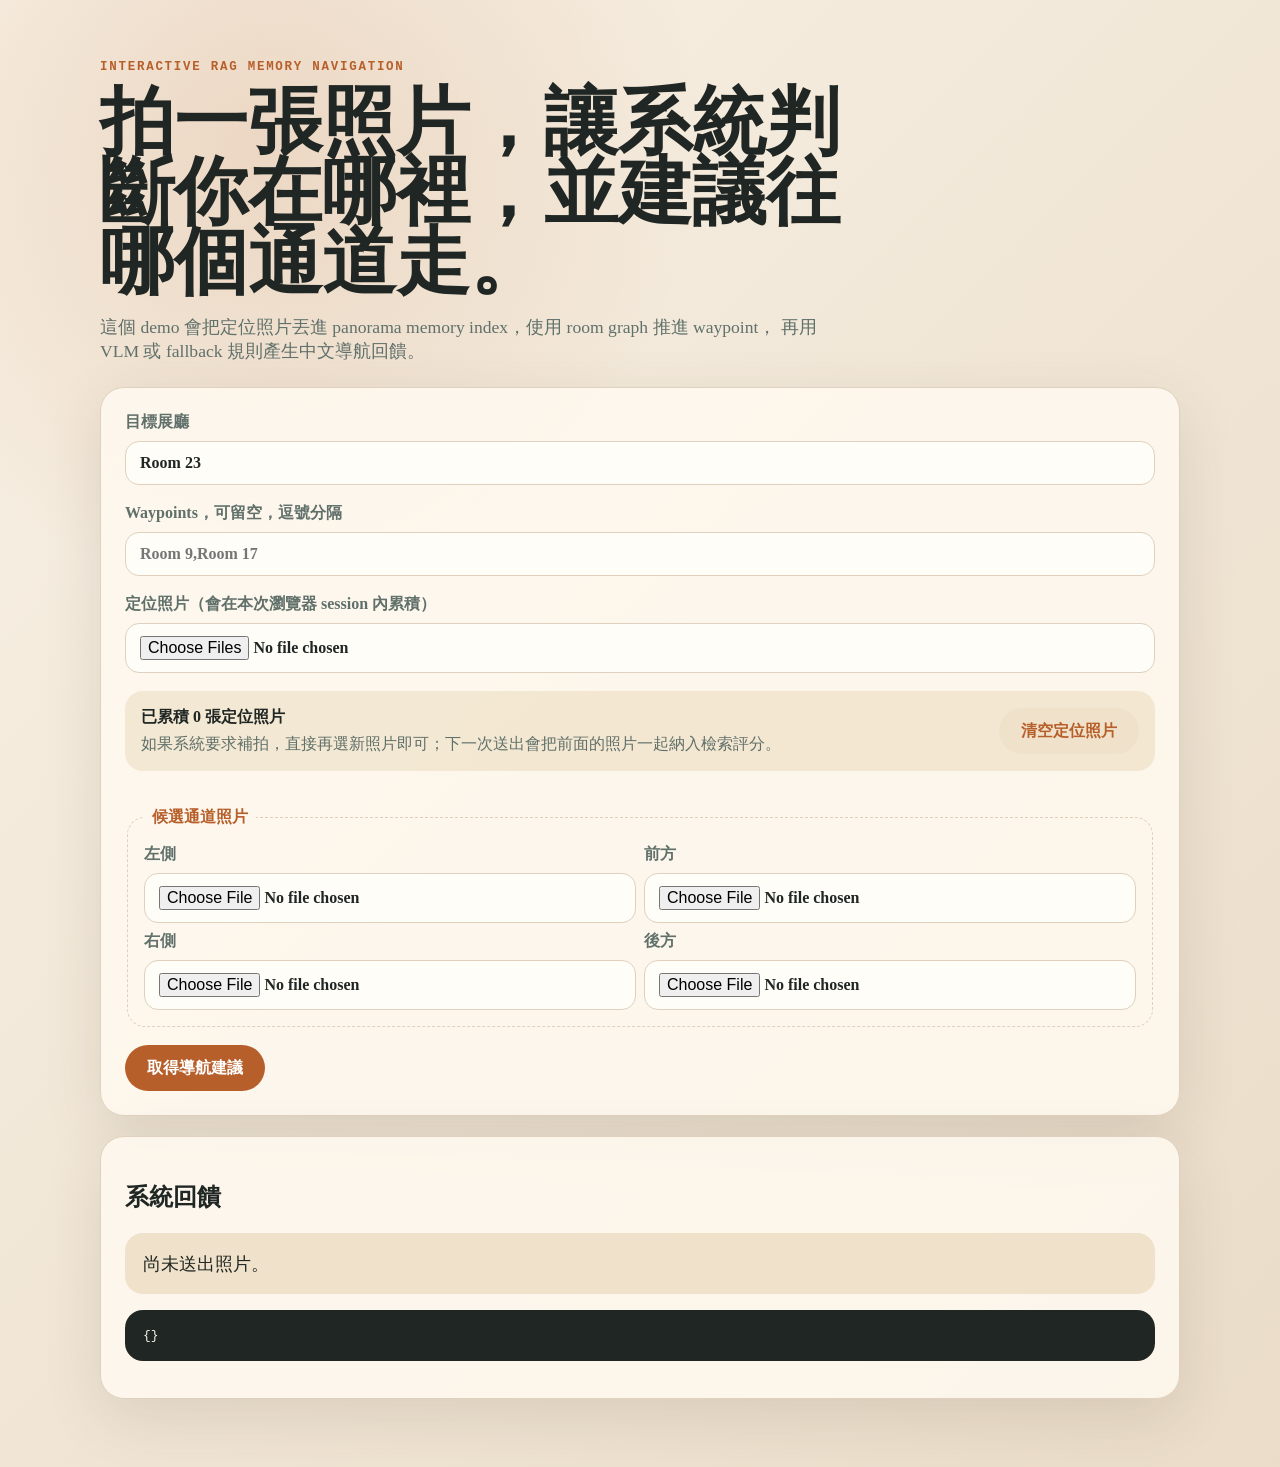
<file: tools/memory_guidance_web/web/index.html>
<!doctype html>
<html lang="zh-Hant">
  <head>
    <meta charset="utf-8" />
    <meta name="viewport" content="width=device-width, initial-scale=1" />
    <title>RAG 記憶導航 Demo</title>
    <link rel="stylesheet" href="./styles.css" />
  </head>
  <body>
    <main class="shell">
      <section class="hero">
        <p class="eyebrow">Interactive RAG Memory Navigation</p>
        <h1>拍一張照片，讓系統判斷你在哪裡，並建議往哪個通道走。</h1>
        <p class="lede">
          這個 demo 會把定位照片丟進 panorama memory index，使用 room graph 推進 waypoint，
          再用 VLM 或 fallback 規則產生中文導航回饋。
        </p>
      </section>

      <form id="guidance-form" class="panel">
        <label>
          目標展廳
          <input id="target-room" value="Room 23" required />
        </label>

        <label>
          Waypoints，可留空，逗號分隔
          <input id="waypoints" placeholder="Room 9,Room 17" />
        </label>

        <label>
          定位照片（會在本次瀏覽器 session 內累積）
          <input id="localization-images" type="file" accept="image/*" multiple />
        </label>
        <div class="photo-memory">
          <div>
            <strong id="localization-count">已累積 0 張定位照片</strong>
            <p>如果系統要求補拍，直接再選新照片即可；下一次送出會把前面的照片一起納入檢索評分。</p>
          </div>
          <button id="clear-localization-images" type="button" class="secondary">清空定位照片</button>
        </div>
        <ul id="localization-list" class="photo-list"></ul>

        <fieldset>
          <legend>候選通道照片</legend>
          <label>左側 <input id="passage-left" type="file" accept="image/*" /></label>
          <label>前方 <input id="passage-front" type="file" accept="image/*" /></label>
          <label>右側 <input id="passage-right" type="file" accept="image/*" /></label>
          <label>後方 <input id="passage-back" type="file" accept="image/*" /></label>
        </fieldset>

        <button type="submit">取得導航建議</button>
      </form>

      <section class="panel result-panel">
        <h2>系統回饋</h2>
        <div id="message" class="message">尚未送出照片。</div>
        <pre id="json-output">{}</pre>
      </section>
    </main>
    <script src="./app.js"></script>
  </body>
</html>
</file>
<file: tools/memory_guidance_web/web/styles.css>
:root {
  --ink: #1f2623;
  --muted: #60706a;
  --paper: #f4efe5;
  --panel: #fffaf0;
  --accent: #b75f2a;
  --line: #dfd1bd;
}

* {
  box-sizing: border-box;
}

body {
  margin: 0;
  min-height: 100vh;
  color: var(--ink);
  font-family: Georgia, "Noto Serif TC", serif;
  background:
    radial-gradient(circle at 20% 10%, rgba(183, 95, 42, 0.16), transparent 28rem),
    linear-gradient(135deg, #f8f1e5, #eadcc8);
}

.shell {
  width: min(1080px, calc(100% - 32px));
  margin: 0 auto;
  padding: 48px 0;
}

.hero {
  margin-bottom: 24px;
}

.eyebrow {
  color: var(--accent);
  font: 700 0.78rem/1.2 ui-monospace, SFMono-Regular, Menlo, monospace;
  letter-spacing: 0.14em;
  text-transform: uppercase;
}

h1 {
  max-width: 780px;
  margin: 0;
  font-size: clamp(2.2rem, 6vw, 4.6rem);
  line-height: 0.95;
}

.lede {
  max-width: 760px;
  color: var(--muted);
  font-size: 1.1rem;
}

.panel {
  margin: 20px 0;
  padding: 24px;
  border: 1px solid var(--line);
  border-radius: 24px;
  background: rgba(255, 250, 240, 0.86);
  box-shadow: 0 18px 60px rgba(66, 50, 33, 0.12);
}

form {
  display: grid;
  gap: 18px;
}

label,
fieldset {
  display: grid;
  gap: 8px;
  color: var(--muted);
  font-weight: 700;
}

fieldset {
  grid-template-columns: repeat(2, minmax(0, 1fr));
  border: 1px dashed var(--line);
  border-radius: 18px;
  padding: 16px;
}

legend {
  padding: 0 8px;
  color: var(--accent);
}

input {
  width: 100%;
  border: 1px solid var(--line);
  border-radius: 14px;
  padding: 12px 14px;
  color: var(--ink);
  background: #fffdf8;
  font: inherit;
}

button {
  justify-self: start;
  border: 0;
  border-radius: 999px;
  padding: 14px 22px;
  color: white;
  background: var(--accent);
  font: 800 1rem/1.1 ui-sans-serif, system-ui, sans-serif;
  cursor: pointer;
}

button.secondary {
  color: var(--accent);
  background: #f0e2ca;
}

.photo-memory {
  display: flex;
  align-items: center;
  justify-content: space-between;
  gap: 16px;
  padding: 16px;
  border-radius: 18px;
  background: rgba(240, 226, 202, 0.72);
}

.photo-memory p {
  margin: 6px 0 0;
  color: var(--muted);
}

.photo-list {
  display: flex;
  flex-wrap: wrap;
  gap: 8px;
  margin: -8px 0 0;
  padding: 0;
  list-style: none;
}

.photo-list li {
  padding: 8px 12px;
  border: 1px solid var(--line);
  border-radius: 999px;
  color: var(--muted);
  background: #fffdf8;
  font: 700 0.9rem/1.1 ui-sans-serif, system-ui, sans-serif;
}

.message {
  margin-bottom: 16px;
  padding: 18px;
  border-radius: 18px;
  background: #f0e2ca;
  font-size: 1.15rem;
}

pre {
  overflow: auto;
  max-height: 520px;
  padding: 18px;
  border-radius: 18px;
  background: #1f2623;
  color: #f8f1e5;
}

@media (max-width: 720px) {
  fieldset {
    grid-template-columns: 1fr;
  }

  .photo-memory {
    align-items: stretch;
    flex-direction: column;
  }
}
</file>
